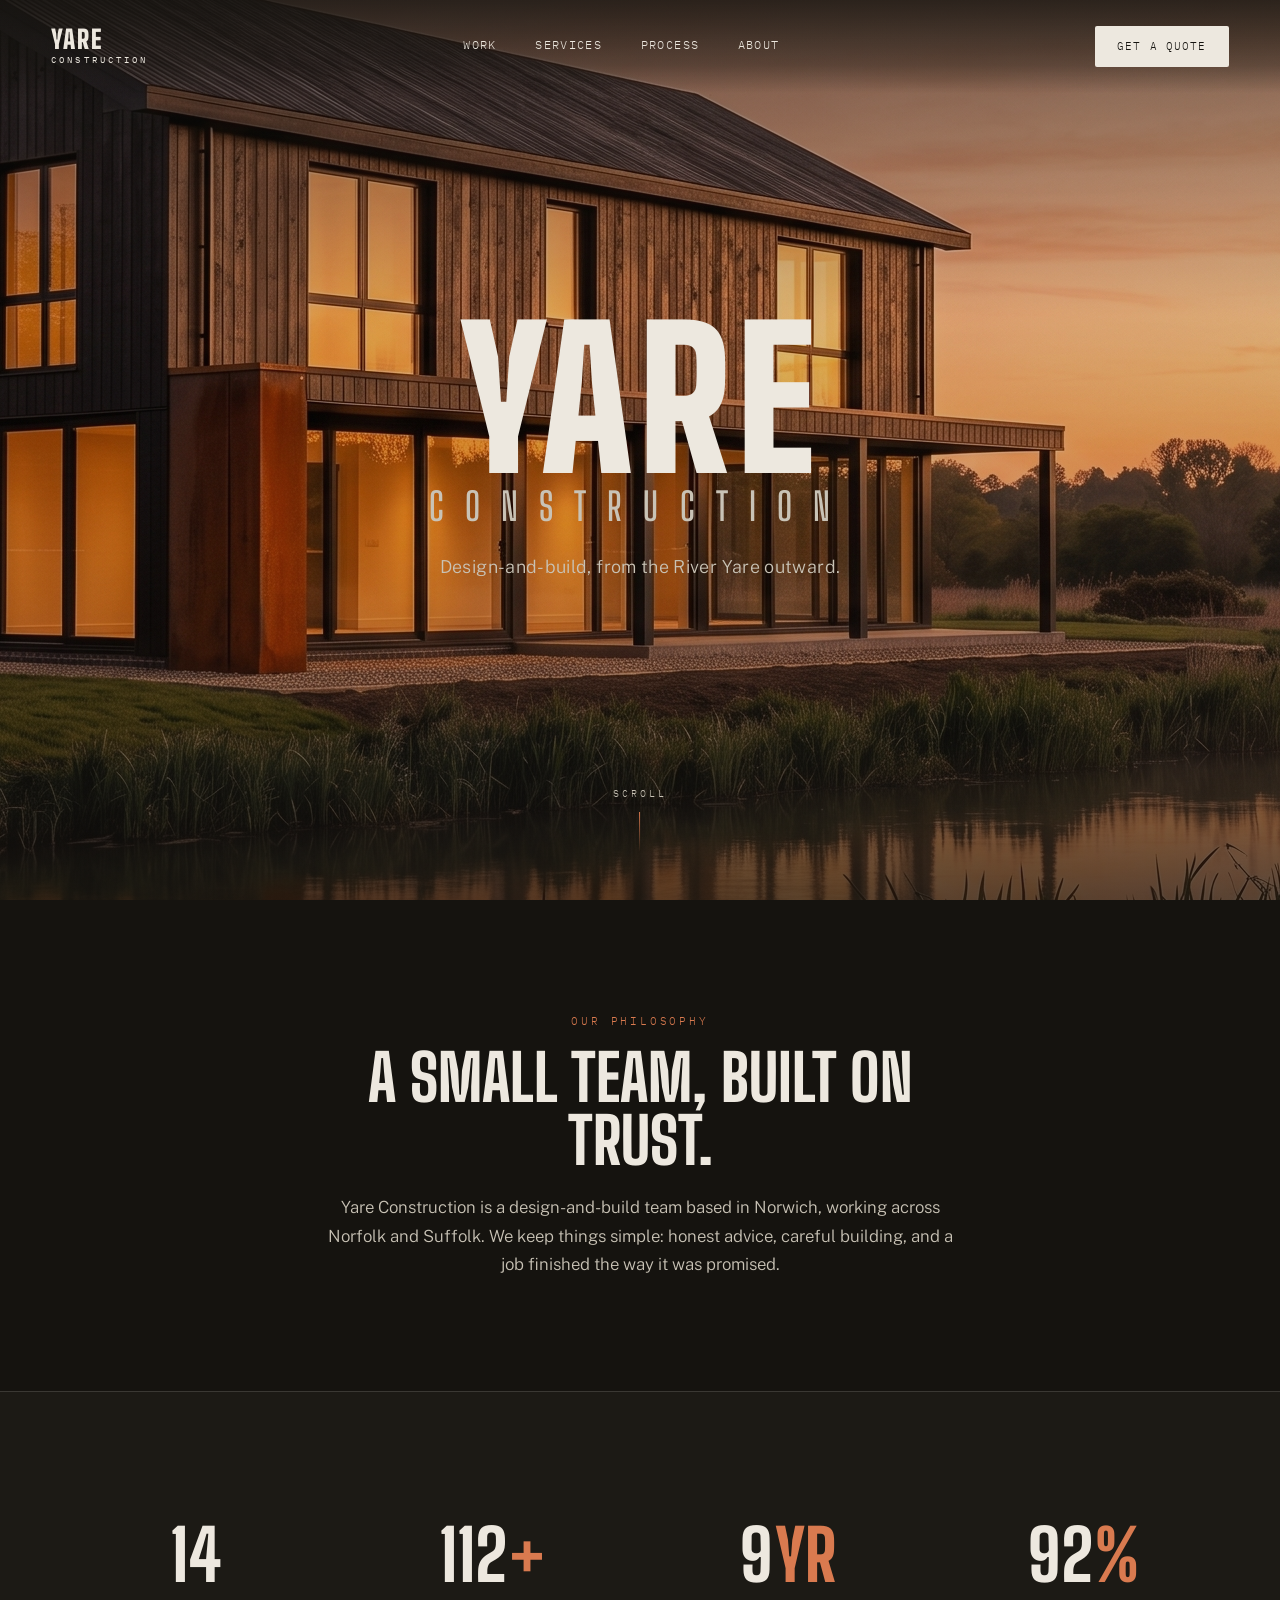
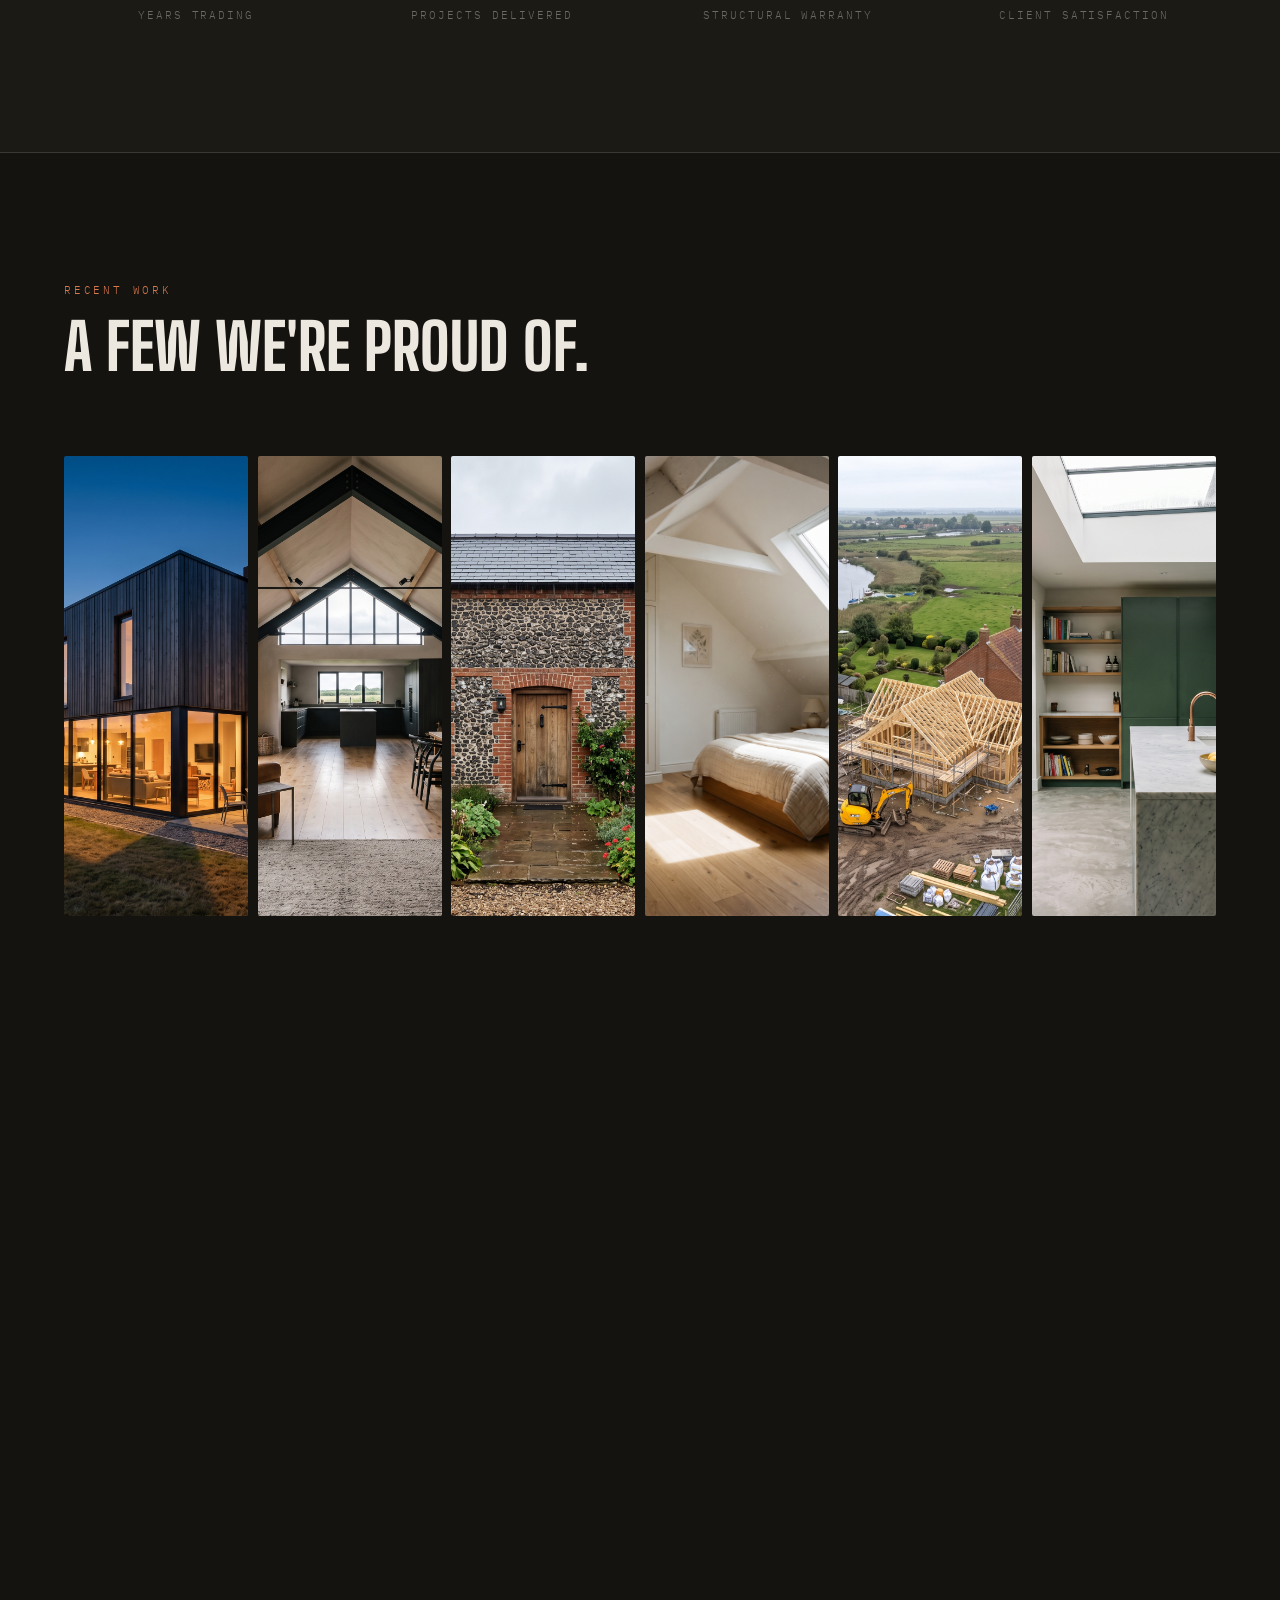
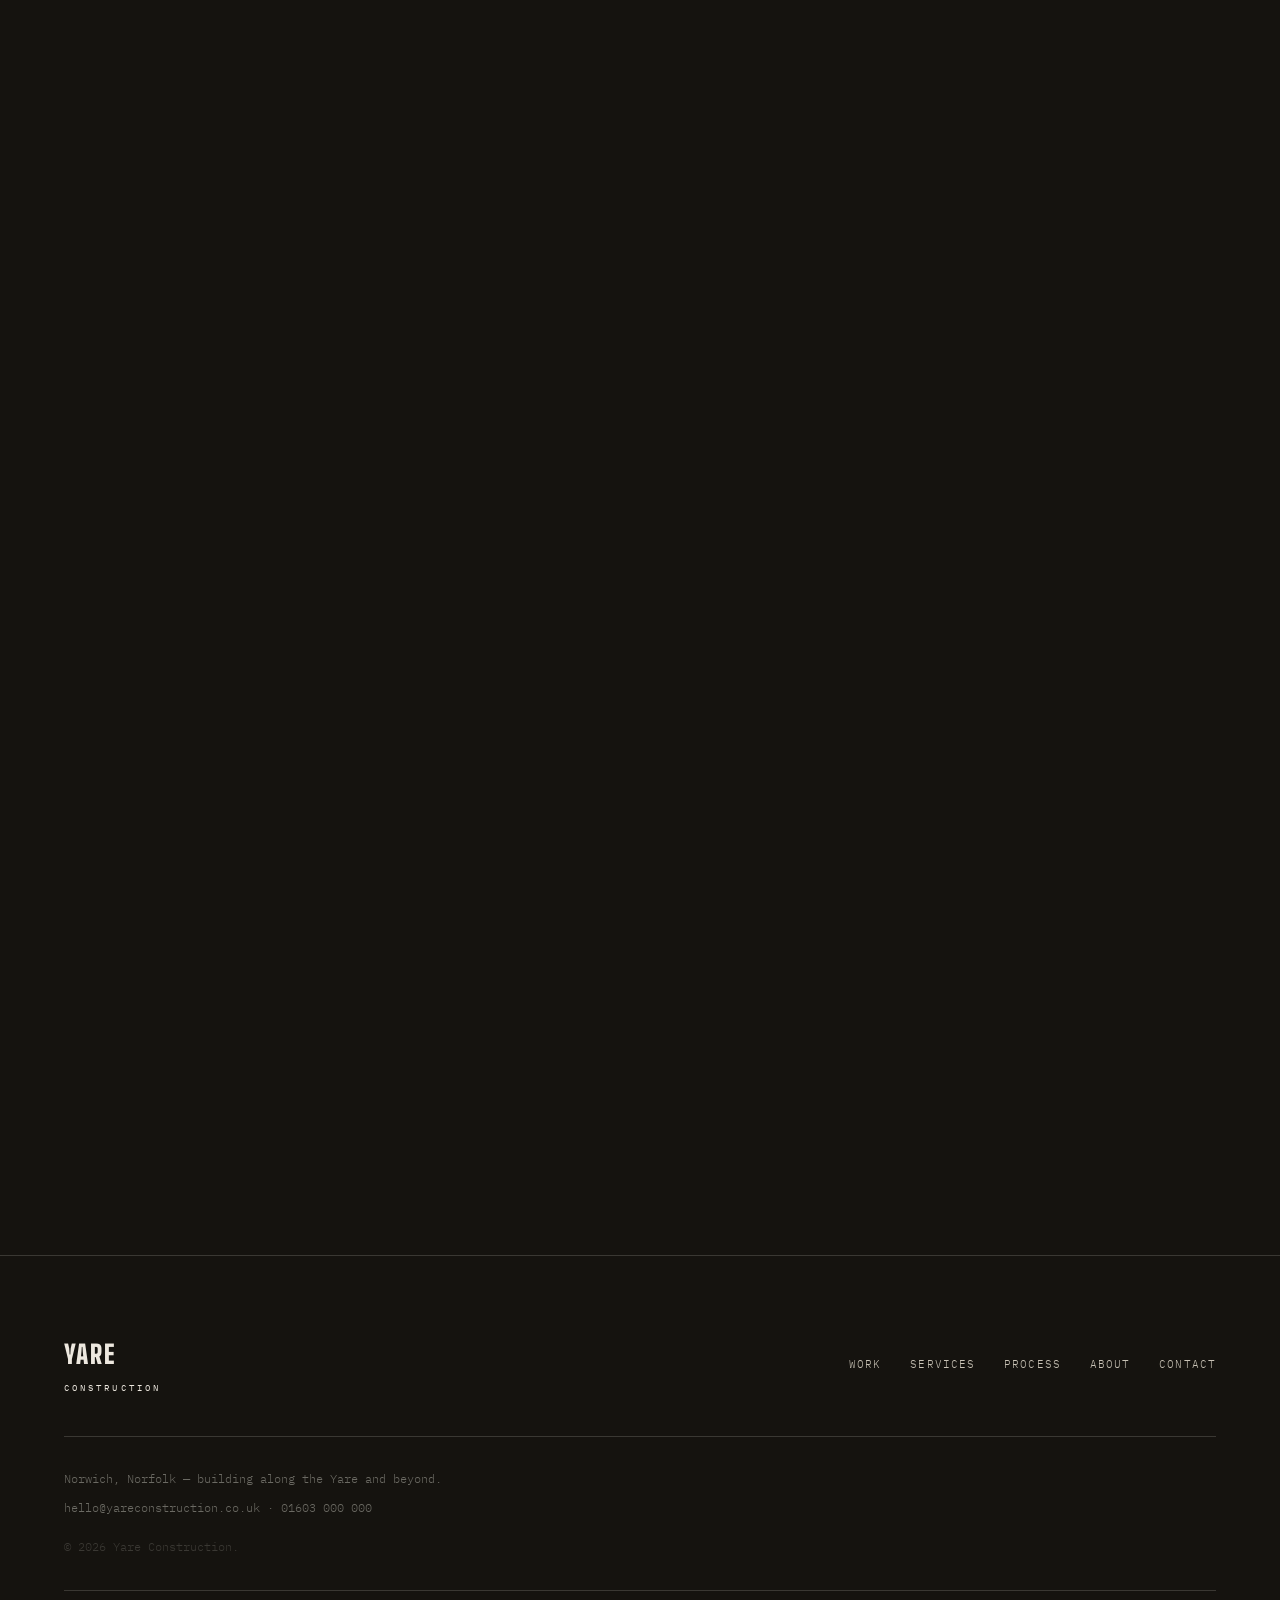
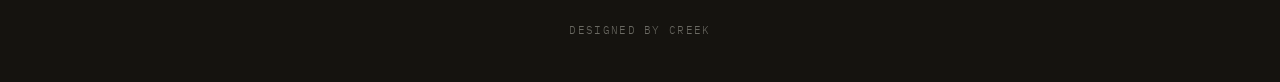
<file: index.html>
<!DOCTYPE html>
<html lang="en">
<head>
<meta charset="UTF-8">
<meta name="viewport" content="width=device-width, initial-scale=1.0">
<title>Yare Construction — Design &amp; Build, Norfolk &amp; Suffolk</title>
<meta name="description" content="Yare Construction is a design-and-build firm working across Norfolk and Suffolk — extensions, new builds, renovations and restorations.">
<link rel="preconnect" href="https://fonts.googleapis.com">
<link rel="preconnect" href="https://fonts.gstatic.com" crossorigin>
<link href="https://fonts.googleapis.com/css2?family=Big+Shoulders+Display:wght@600;700;800;900&family=Public+Sans:wght@300;400;500;600&family=IBM+Plex+Mono:wght@400;500&display=swap" rel="stylesheet">
<link rel="stylesheet" href="css/style.css">
</head>
<body>

<!-- ═══ HEADER ═══ -->
<header id="site-header">
  <a href="index.html" class="logo">
    <span class="logo-main">YARE</span>
    <span class="logo-sub">CONSTRUCTION</span>
  </a>
  <nav class="site-nav">
    <a href="index.html#work">Work</a>
    <a href="services.html">Services</a>
    <a href="process.html">Process</a>
    <a href="about.html">About</a>
  </nav>
  <a href="index.html#contact" class="btn-quote">Get a Quote</a>
  <button id="nav-toggle" aria-label="Menu"><span></span><span></span><span></span></button>
</header>
<div id="nav-backdrop"></div>

<!-- ═══ HERO (ambient looping video, no scroll-scrub) ═══ -->
<section id="top" class="hero-section">
  <video class="hero-video" autoplay muted loop playsinline poster="images/hero_end.jpg">
    <source src="images/hero_video.mp4" type="video/mp4">
  </video>
  <div class="hero-scrim"></div>
  <div class="hero-content">
    <h1 class="hero-title">
      <span class="hero-word">YARE</span>
      <span class="hero-word hero-word-sub">CONSTRUCTION</span>
    </h1>
    <p class="hero-tagline">Design-and-build, from the River Yare outward.</p>
  </div>
  <div class="hero-scroll-indicator">
    <span>SCROLL</span>
    <div class="scroll-line"></div>
  </div>
</section>

<!-- ═══ INTRO (static, single centred block) ═══ -->
<section class="intro-section">
  <div class="intro-content reveal-item">
    <div class="section-label-static">OUR PHILOSOPHY</div>
    <h2 class="big-heading">A small team, built on trust.</h2>
    <p>Yare Construction is a design-and-build team based in Norwich, working across Norfolk and Suffolk. We keep things simple: honest advice, careful building, and a job finished the way it was promised.</p>
  </div>
</section>

<main>

  <!-- STATS -->
  <section class="stats-static">
    <div class="stats-grid">
      <div class="stat reveal-item">
        <div class="stat-number" data-decimals="0">15</div>
        <div class="stat-label">Years Trading</div>
      </div>
      <div class="stat reveal-item">
        <div class="stat-number" data-decimals="0">120</div>
        <div class="stat-suffix">+</div>
        <div class="stat-label">Projects Delivered</div>
      </div>
      <div class="stat reveal-item">
        <div class="stat-number" data-decimals="0">10</div>
        <div class="stat-suffix">YR</div>
        <div class="stat-label">Structural Warranty</div>
      </div>
      <div class="stat reveal-item">
        <div class="stat-number" data-decimals="0">98</div>
        <div class="stat-suffix">%</div>
        <div class="stat-label">Client Satisfaction</div>
      </div>
    </div>
  </section>

  <!-- GALLERY -->
  <section id="work" class="gallery-section">
    <div class="gallery-head reveal-item">
      <div class="section-label-static">RECENT WORK</div>
      <h2 class="big-heading">A few we're proud of.</h2>
    </div>
    <div class="gallery-strip reveal-item">
      <figure class="gallery-strip-item">
        <img src="images/gallery_01_exterior_dusk.jpg" alt="Riverside extension exterior at dusk, Norfolk Broads">
        <figcaption>Riverside Extension &mdash; Norfolk Broads</figcaption>
      </figure>
      <figure class="gallery-strip-item">
        <img src="images/gallery_02_interior_vaulted.jpg" alt="Vaulted living space with exposed steel ridge beam">
        <figcaption>Vaulted Living Space &mdash; Barn-Style Extension</figcaption>
      </figure>
      <figure class="gallery-strip-item">
        <img src="images/gallery_03_flint_cottage.jpg" alt="Restored Norfolk flint and brick cottage exterior">
        <figcaption>Flint &amp; Brick Restoration &mdash; South Norfolk</figcaption>
      </figure>
      <figure class="gallery-strip-item">
        <img src="images/gallery_08_loft_conversion.jpg" alt="Finished loft conversion bedroom with roof window and exposed rafters">
        <figcaption>Loft Conversion &mdash; Norwich</figcaption>
      </figure>
      <figure class="gallery-strip-item">
        <img src="images/gallery_05_aerial_site.jpg" alt="Aerial view of a house extension under construction beside a river">
        <figcaption>Site Progress &mdash; Riverside New Build</figcaption>
      </figure>
      <figure class="gallery-strip-item">
        <img src="images/gallery_06_kitchen_extension.jpg" alt="Kitchen extension interior with glazed roof lantern">
        <figcaption>Kitchen Extension &mdash; Glazed Roof Lantern</figcaption>
      </figure>
    </div>
  </section>

  <!-- TESTIMONIALS -->
  <section class="testimonials-section">
    <div class="testimonials-head reveal-item">
      <div class="section-label-static">WHAT CLIENTS SAY</div>
      <h2 class="big-heading">Finished, and happy to say so.</h2>
    </div>

    <div class="testimonial-carousel reveal-item">
      <div class="testimonial-images" id="testimonial-images">
        <img
          class="testimonial-image"
          src="images/gallery_01_exterior_dusk.jpg"
          alt="Finished riverside extension, Norwich"
          data-quote="They treated the extension like it was their own house. Every question answered, no shortcuts."
          data-cite="Homeowner, Norwich"
          data-project="Riverside Extension">
        <img
          class="testimonial-image"
          src="images/gallery_06_kitchen_extension.jpg"
          alt="Finished kitchen extension, South Norfolk"
          data-quote="The frame went up in a week and the finish was better than we'd hoped for."
          data-cite="Client, South Norfolk"
          data-project="Kitchen Extension">
        <img
          class="testimonial-image"
          src="images/gallery_03_flint_cottage.jpg"
          alt="Finished flint cottage restoration, Loddon"
          data-quote="Design, planning, build — one number to call the whole way through."
          data-cite="Homeowner, Loddon"
          data-project="Flint &amp; Brick Restoration">
        <img
          class="testimonial-image"
          src="images/gallery_02_interior_vaulted.jpg"
          alt="Finished vaulted extension, Diss"
          data-quote="The vaulted extension gave us the open-plan space we'd been trying to fit in for years — better than the plans even showed."
          data-cite="Homeowner, Diss"
          data-project="Vaulted Living Space">
      </div>

      <div class="testimonial-content">
        <div class="testimonial-project" id="testimonial-project">Riverside Extension</div>
        <blockquote id="testimonial-quote"></blockquote>
        <cite id="testimonial-cite"></cite>
        <div class="testimonial-arrows">
          <button id="testimonial-prev" aria-label="Previous testimonial">&larr;</button>
          <button id="testimonial-next" aria-label="Next testimonial">&rarr;</button>
        </div>
      </div>
    </div>
  </section>

  <!-- CTA / CONTACT -->
  <section id="contact" class="cta-section">
    <div class="cta-head reveal-item">
      <div class="section-label-static">START YOUR PROJECT</div>
      <h2 class="big-heading">Tell us what you're planning.</h2>
      <p>Fill in a few details and we'll be in touch to talk through the next steps.</p>
    </div>
    <form id="quote-form" class="quote-form reveal-item">
      <div class="form-row">
        <label for="f-name">Name</label>
        <input type="text" id="f-name" name="name" required>
      </div>
      <div class="form-row form-row-half">
        <div>
          <label for="f-email">Email</label>
          <input type="email" id="f-email" name="email" required>
        </div>
        <div>
          <label for="f-phone">Phone</label>
          <input type="tel" id="f-phone" name="phone">
        </div>
      </div>
      <div class="form-row">
        <label for="f-type">Project Type</label>
        <select id="f-type" name="type">
          <option>Extension</option>
          <option>New Build</option>
          <option>Renovation</option>
          <option>Other</option>
        </select>
      </div>
      <div class="form-row">
        <label for="f-message">Tell us about the project</label>
        <textarea id="f-message" name="message" rows="4"></textarea>
      </div>
      <button type="submit" class="btn-submit">Send Enquiry</button>
      <div id="form-success" class="form-success" hidden>Thanks &mdash; we've got your details and we'll be in touch soon.</div>
    </form>
  </section>

  <!-- FOOTER -->
  <footer class="site-footer">
    <div class="footer-top">
      <div class="footer-logo">
        <span class="logo-main">YARE</span>
        <span class="logo-sub">CONSTRUCTION</span>
      </div>
      <nav class="footer-nav">
        <a href="index.html#work">Work</a>
        <a href="services.html">Services</a>
        <a href="process.html">Process</a>
        <a href="about.html">About</a>
        <a href="index.html#contact">Contact</a>
      </nav>
    </div>
    <div class="footer-bottom">
      <p>Norwich, Norfolk &mdash; building along the Yare and beyond.</p>
      <p>hello@yareconstruction.co.uk &middot; 01603 000 000</p>
      <p class="footer-copyright">&copy; 2026 Yare Construction.</p>
    </div>
    <div class="creek-credit">
      <a href="https://wearecreek.co.uk" target="_blank" rel="noopener">Designed by Creek</a>
    </div>
  </footer>

</main>

<script src="js/app.js"></script>
</body>
</html>
</file>
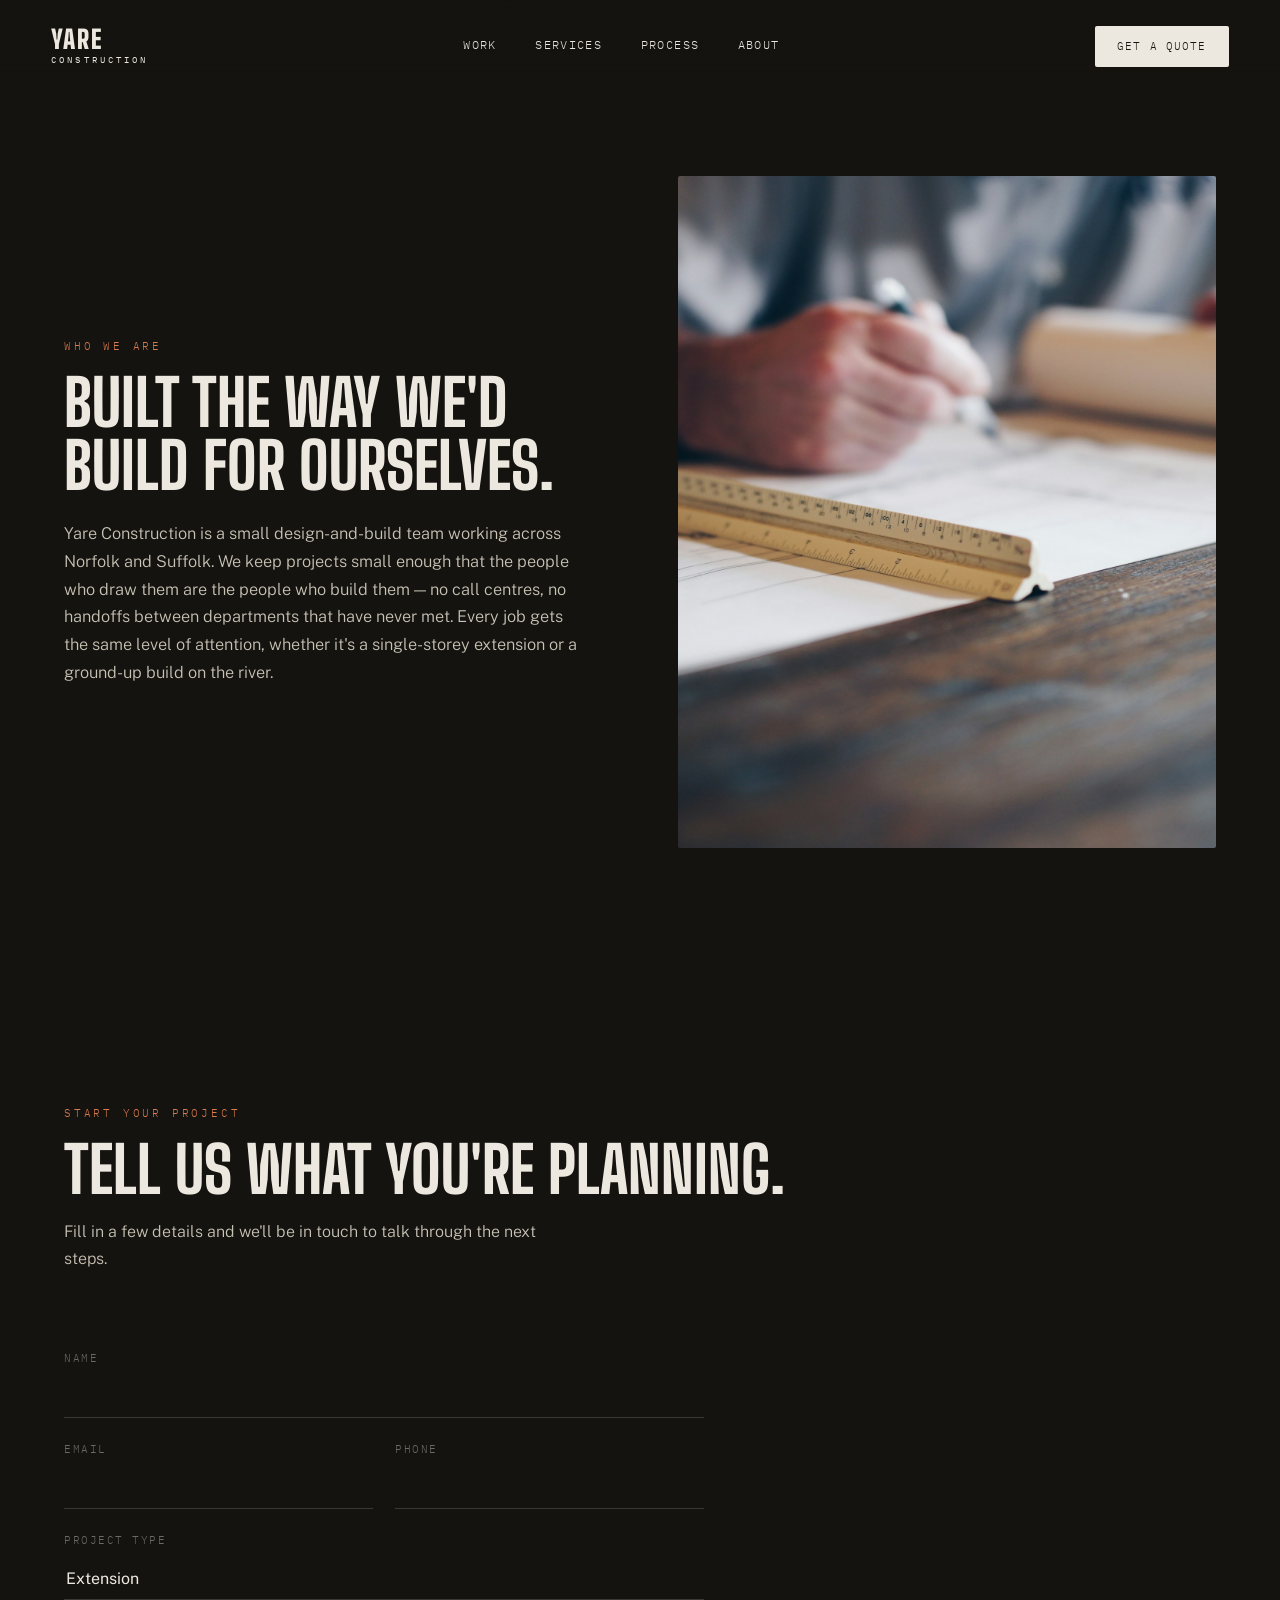
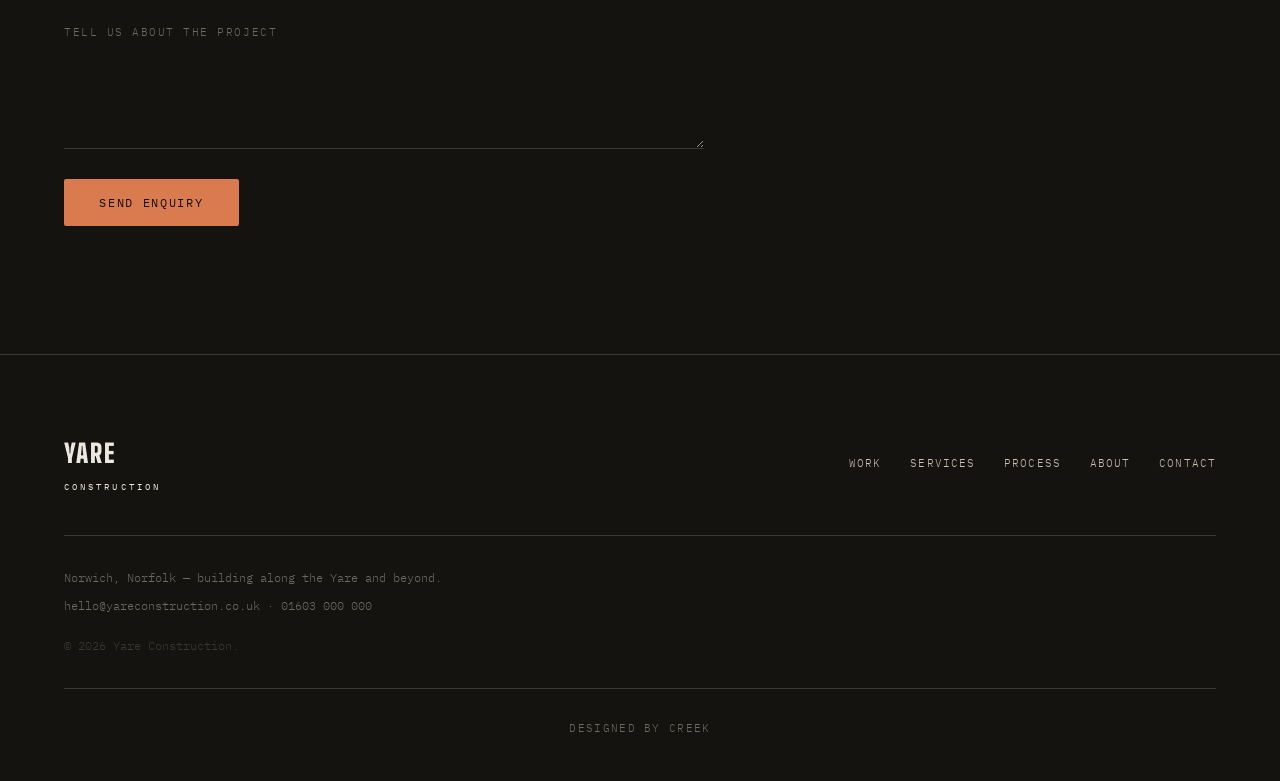
<file: about.html>
<!DOCTYPE html>
<html lang="en">
<head>
<meta charset="UTF-8">
<meta name="viewport" content="width=device-width, initial-scale=1.0">
<title>About — Yare Construction</title>
<meta name="description" content="Yare Construction is a small design-and-build team working across Norfolk and Suffolk.">
<link rel="preconnect" href="https://fonts.googleapis.com">
<link rel="preconnect" href="https://fonts.gstatic.com" crossorigin>
<link href="https://fonts.googleapis.com/css2?family=Big+Shoulders+Display:wght@600;700;800;900&family=Public+Sans:wght@300;400;500;600&family=IBM+Plex+Mono:wght@400;500&display=swap" rel="stylesheet">
<link rel="stylesheet" href="css/style.css">
</head>
<body>

<!-- ═══ HEADER ═══ -->
<header id="site-header">
  <a href="index.html" class="logo">
    <span class="logo-main">YARE</span>
    <span class="logo-sub">CONSTRUCTION</span>
  </a>
  <nav class="site-nav">
    <a href="index.html#work">Work</a>
    <a href="services.html">Services</a>
    <a href="process.html">Process</a>
    <a href="about.html">About</a>
  </nav>
  <a href="index.html#contact" class="btn-quote">Get a Quote</a>
  <button id="nav-toggle" aria-label="Menu"><span></span><span></span><span></span></button>
</header>
<div id="nav-backdrop"></div>

<main>

  <!-- ABOUT / CRAFT -->
  <section class="about-section page-first">
    <div class="about-copy reveal-item">
      <div class="section-label-static">WHO WE ARE</div>
      <h2 class="big-heading">Built the way we'd build for ourselves.</h2>
      <p>Yare Construction is a small design-and-build team working across Norfolk and Suffolk. We keep projects small enough that the people who draw them are the people who build them &mdash; no call centres, no handoffs between departments that have never met. Every job gets the same level of attention, whether it's a single-storey extension or a ground-up build on the river.</p>
    </div>
    <div class="about-image reveal-item">
      <img src="images/gallery_07_craft_detail.jpg" alt="Builder's hands marking up a blueprint on site">
    </div>
  </section>

  <!-- CTA / CONTACT -->
  <section id="contact" class="cta-section">
    <div class="cta-head reveal-item">
      <div class="section-label-static">START YOUR PROJECT</div>
      <h2 class="big-heading">Tell us what you're planning.</h2>
      <p>Fill in a few details and we'll be in touch to talk through the next steps.</p>
    </div>
    <form id="quote-form" class="quote-form reveal-item">
      <div class="form-row">
        <label for="f-name">Name</label>
        <input type="text" id="f-name" name="name" required>
      </div>
      <div class="form-row form-row-half">
        <div>
          <label for="f-email">Email</label>
          <input type="email" id="f-email" name="email" required>
        </div>
        <div>
          <label for="f-phone">Phone</label>
          <input type="tel" id="f-phone" name="phone">
        </div>
      </div>
      <div class="form-row">
        <label for="f-type">Project Type</label>
        <select id="f-type" name="type">
          <option>Extension</option>
          <option>New Build</option>
          <option>Renovation</option>
          <option>Other</option>
        </select>
      </div>
      <div class="form-row">
        <label for="f-message">Tell us about the project</label>
        <textarea id="f-message" name="message" rows="4"></textarea>
      </div>
      <button type="submit" class="btn-submit">Send Enquiry</button>
      <div id="form-success" class="form-success" hidden>Thanks &mdash; we've got your details and we'll be in touch soon.</div>
    </form>
  </section>

  <!-- FOOTER -->
  <footer class="site-footer">
    <div class="footer-top">
      <div class="footer-logo">
        <span class="logo-main">YARE</span>
        <span class="logo-sub">CONSTRUCTION</span>
      </div>
      <nav class="footer-nav">
        <a href="index.html#work">Work</a>
        <a href="services.html">Services</a>
        <a href="process.html">Process</a>
        <a href="about.html">About</a>
        <a href="index.html#contact">Contact</a>
      </nav>
    </div>
    <div class="footer-bottom">
      <p>Norwich, Norfolk &mdash; building along the Yare and beyond.</p>
      <p>hello@yareconstruction.co.uk &middot; 01603 000 000</p>
      <p class="footer-copyright">&copy; 2026 Yare Construction.</p>
    </div>
    <div class="creek-credit">
      <a href="https://wearecreek.co.uk" target="_blank" rel="noopener">Designed by Creek</a>
    </div>
  </footer>

</main>

<script src="js/app.js"></script>
</body>
</html>
</file>
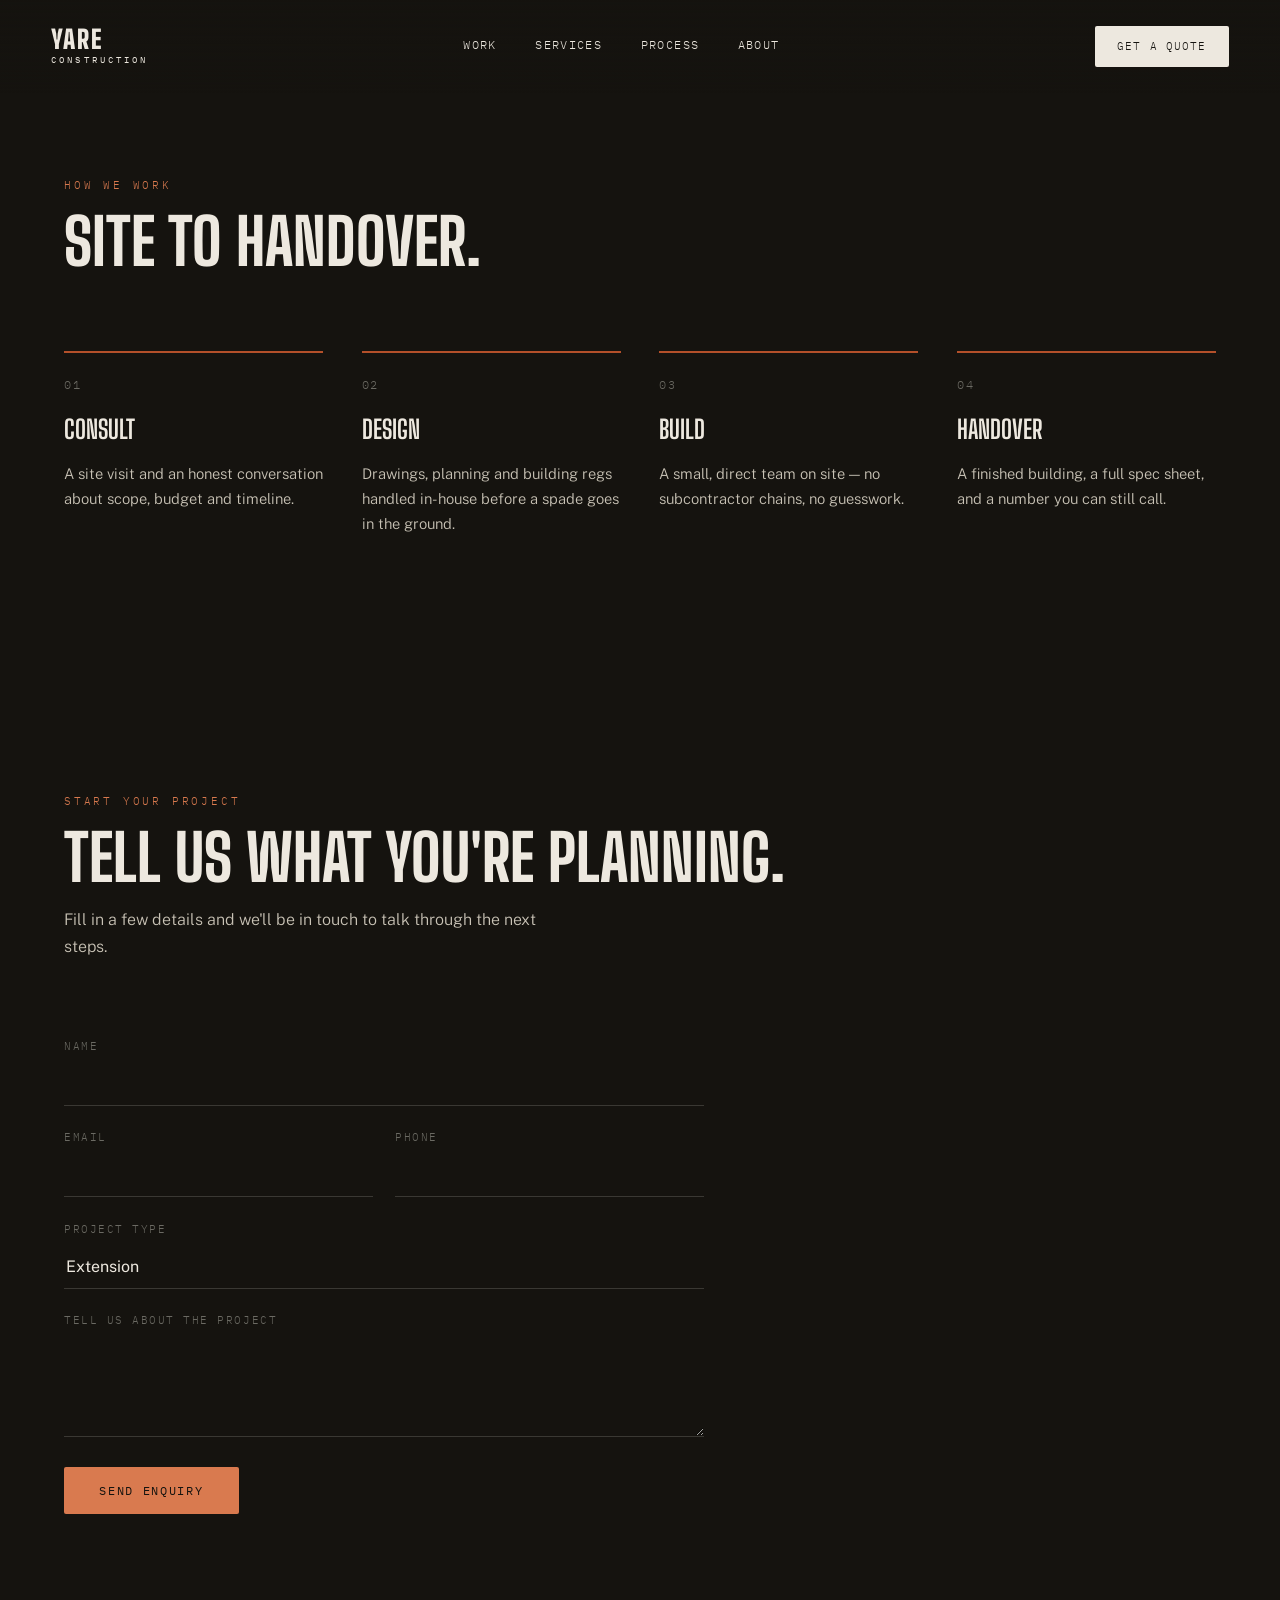
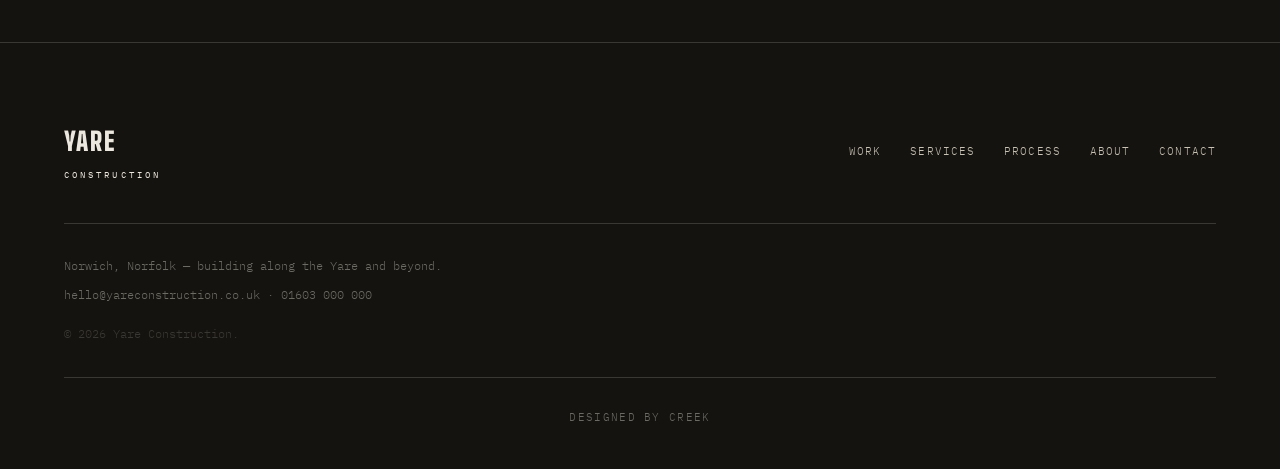
<file: process.html>
<!DOCTYPE html>
<html lang="en">
<head>
<meta charset="UTF-8">
<meta name="viewport" content="width=device-width, initial-scale=1.0">
<title>Process — Yare Construction</title>
<meta name="description" content="How Yare Construction works, from first site visit to handover — consult, design, build, hand over.">
<link rel="preconnect" href="https://fonts.googleapis.com">
<link rel="preconnect" href="https://fonts.gstatic.com" crossorigin>
<link href="https://fonts.googleapis.com/css2?family=Big+Shoulders+Display:wght@600;700;800;900&family=Public+Sans:wght@300;400;500;600&family=IBM+Plex+Mono:wght@400;500&display=swap" rel="stylesheet">
<link rel="stylesheet" href="css/style.css">
</head>
<body>

<!-- ═══ HEADER ═══ -->
<header id="site-header">
  <a href="index.html" class="logo">
    <span class="logo-main">YARE</span>
    <span class="logo-sub">CONSTRUCTION</span>
  </a>
  <nav class="site-nav">
    <a href="index.html#work">Work</a>
    <a href="services.html">Services</a>
    <a href="process.html">Process</a>
    <a href="about.html">About</a>
  </nav>
  <a href="index.html#contact" class="btn-quote">Get a Quote</a>
  <button id="nav-toggle" aria-label="Menu"><span></span><span></span><span></span></button>
</header>
<div id="nav-backdrop"></div>

<main>

  <!-- PROCESS -->
  <section class="process-section page-first">
    <div class="process-head reveal-item">
      <div class="section-label-static">HOW WE WORK</div>
      <h2 class="big-heading">Site to handover.</h2>
    </div>
    <div class="process-grid">
      <div class="process-step reveal-item">
        <div class="process-num">01</div>
        <h3>Consult</h3>
        <p>A site visit and an honest conversation about scope, budget and timeline.</p>
      </div>
      <div class="process-step reveal-item">
        <div class="process-num">02</div>
        <h3>Design</h3>
        <p>Drawings, planning and building regs handled in-house before a spade goes in the ground.</p>
      </div>
      <div class="process-step reveal-item">
        <div class="process-num">03</div>
        <h3>Build</h3>
        <p>A small, direct team on site &mdash; no subcontractor chains, no guesswork.</p>
      </div>
      <div class="process-step reveal-item">
        <div class="process-num">04</div>
        <h3>Handover</h3>
        <p>A finished building, a full spec sheet, and a number you can still call.</p>
      </div>
    </div>
  </section>

  <!-- CTA / CONTACT -->
  <section id="contact" class="cta-section">
    <div class="cta-head reveal-item">
      <div class="section-label-static">START YOUR PROJECT</div>
      <h2 class="big-heading">Tell us what you're planning.</h2>
      <p>Fill in a few details and we'll be in touch to talk through the next steps.</p>
    </div>
    <form id="quote-form" class="quote-form reveal-item">
      <div class="form-row">
        <label for="f-name">Name</label>
        <input type="text" id="f-name" name="name" required>
      </div>
      <div class="form-row form-row-half">
        <div>
          <label for="f-email">Email</label>
          <input type="email" id="f-email" name="email" required>
        </div>
        <div>
          <label for="f-phone">Phone</label>
          <input type="tel" id="f-phone" name="phone">
        </div>
      </div>
      <div class="form-row">
        <label for="f-type">Project Type</label>
        <select id="f-type" name="type">
          <option>Extension</option>
          <option>New Build</option>
          <option>Renovation</option>
          <option>Other</option>
        </select>
      </div>
      <div class="form-row">
        <label for="f-message">Tell us about the project</label>
        <textarea id="f-message" name="message" rows="4"></textarea>
      </div>
      <button type="submit" class="btn-submit">Send Enquiry</button>
      <div id="form-success" class="form-success" hidden>Thanks &mdash; we've got your details and we'll be in touch soon.</div>
    </form>
  </section>

  <!-- FOOTER -->
  <footer class="site-footer">
    <div class="footer-top">
      <div class="footer-logo">
        <span class="logo-main">YARE</span>
        <span class="logo-sub">CONSTRUCTION</span>
      </div>
      <nav class="footer-nav">
        <a href="index.html#work">Work</a>
        <a href="services.html">Services</a>
        <a href="process.html">Process</a>
        <a href="about.html">About</a>
        <a href="index.html#contact">Contact</a>
      </nav>
    </div>
    <div class="footer-bottom">
      <p>Norwich, Norfolk &mdash; building along the Yare and beyond.</p>
      <p>hello@yareconstruction.co.uk &middot; 01603 000 000</p>
      <p class="footer-copyright">&copy; 2026 Yare Construction.</p>
    </div>
    <div class="creek-credit">
      <a href="https://wearecreek.co.uk" target="_blank" rel="noopener">Designed by Creek</a>
    </div>
  </footer>

</main>

<script src="js/app.js"></script>
</body>
</html>
</file>
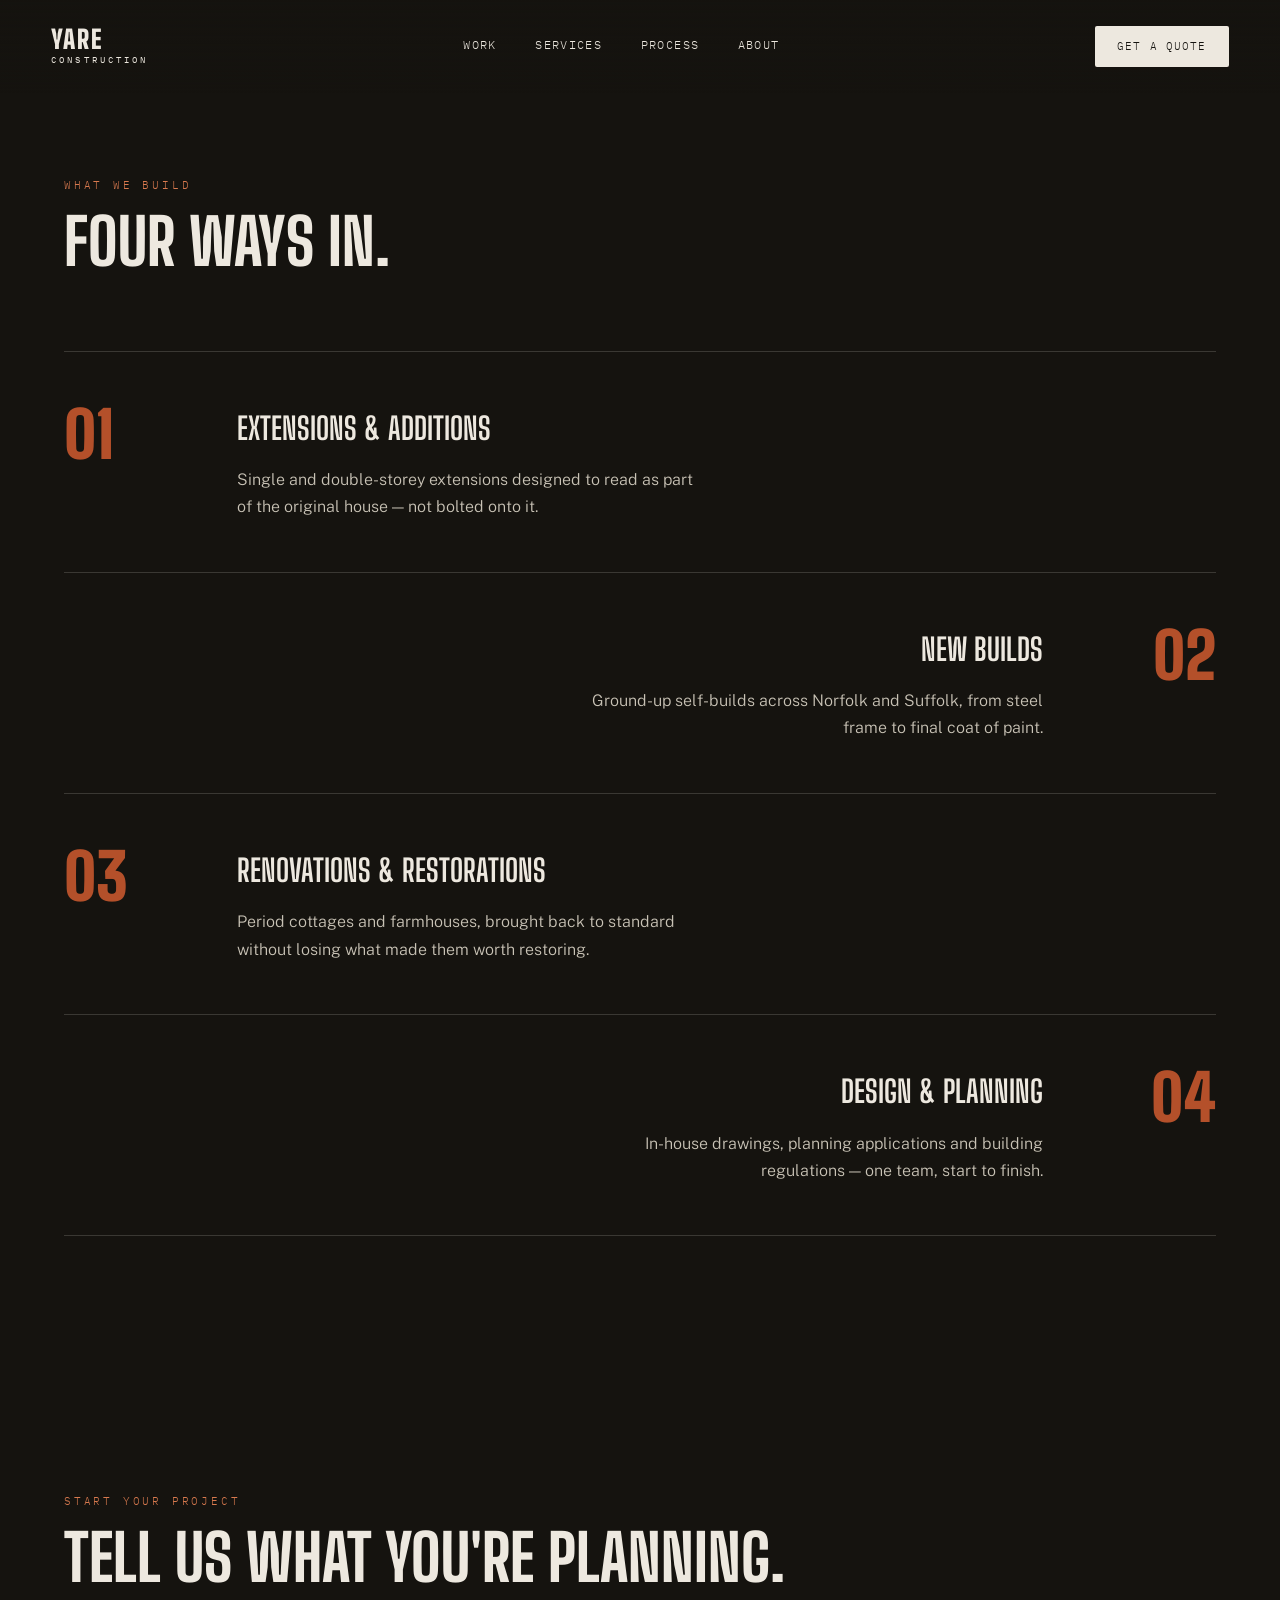
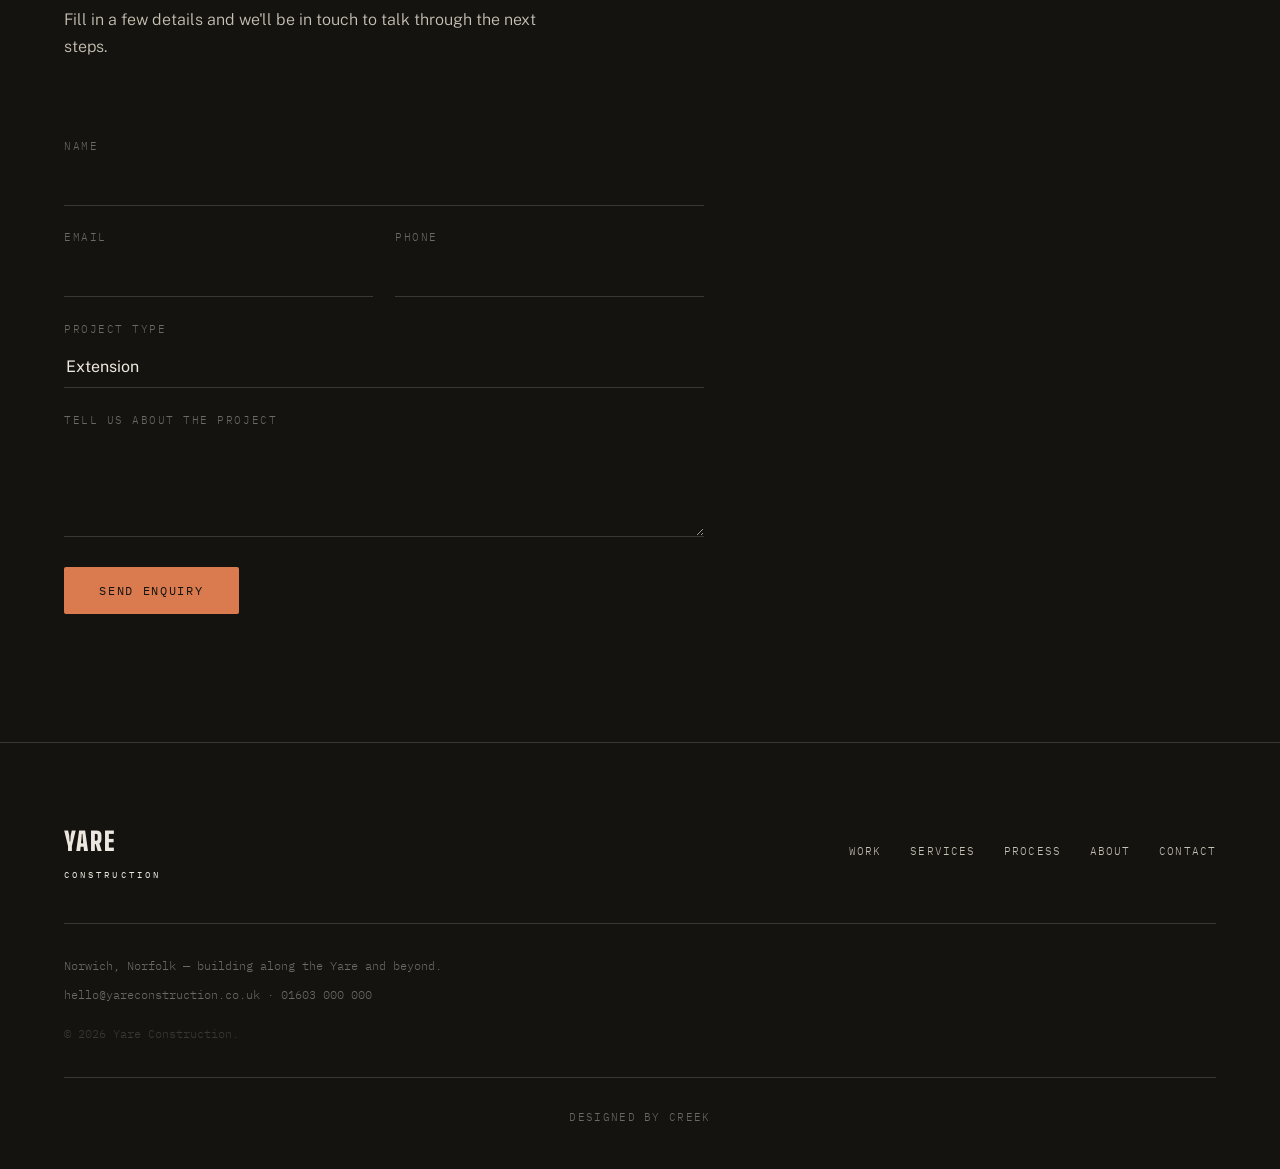
<file: services.html>
<!DOCTYPE html>
<html lang="en">
<head>
<meta charset="UTF-8">
<meta name="viewport" content="width=device-width, initial-scale=1.0">
<title>Services — Yare Construction</title>
<meta name="description" content="Extensions, new builds, renovations and in-house design &amp; planning — Yare Construction's design-and-build services across Norfolk and Suffolk.">
<link rel="preconnect" href="https://fonts.googleapis.com">
<link rel="preconnect" href="https://fonts.gstatic.com" crossorigin>
<link href="https://fonts.googleapis.com/css2?family=Big+Shoulders+Display:wght@600;700;800;900&family=Public+Sans:wght@300;400;500;600&family=IBM+Plex+Mono:wght@400;500&display=swap" rel="stylesheet">
<link rel="stylesheet" href="css/style.css">
</head>
<body>

<!-- ═══ HEADER ═══ -->
<header id="site-header">
  <a href="index.html" class="logo">
    <span class="logo-main">YARE</span>
    <span class="logo-sub">CONSTRUCTION</span>
  </a>
  <nav class="site-nav">
    <a href="index.html#work">Work</a>
    <a href="services.html">Services</a>
    <a href="process.html">Process</a>
    <a href="about.html">About</a>
  </nav>
  <a href="index.html#contact" class="btn-quote">Get a Quote</a>
  <button id="nav-toggle" aria-label="Menu"><span></span><span></span><span></span></button>
</header>
<div id="nav-backdrop"></div>

<main>

  <!-- SERVICES -->
  <section class="services-section page-first">
    <div class="services-head reveal-item">
      <div class="section-label-static">WHAT WE BUILD</div>
      <h2 class="big-heading">Four ways in.</h2>
    </div>

    <div class="service-row align-left reveal-item">
      <div class="service-num">01</div>
      <div class="service-copy">
        <h3>Extensions &amp; Additions</h3>
        <p>Single and double-storey extensions designed to read as part of the original house &mdash; not bolted onto it.</p>
      </div>
    </div>
    <div class="service-row align-right reveal-item">
      <div class="service-num">02</div>
      <div class="service-copy">
        <h3>New Builds</h3>
        <p>Ground-up self-builds across Norfolk and Suffolk, from steel frame to final coat of paint.</p>
      </div>
    </div>
    <div class="service-row align-left reveal-item">
      <div class="service-num">03</div>
      <div class="service-copy">
        <h3>Renovations &amp; Restorations</h3>
        <p>Period cottages and farmhouses, brought back to standard without losing what made them worth restoring.</p>
      </div>
    </div>
    <div class="service-row align-right reveal-item">
      <div class="service-num">04</div>
      <div class="service-copy">
        <h3>Design &amp; Planning</h3>
        <p>In-house drawings, planning applications and building regulations &mdash; one team, start to finish.</p>
      </div>
    </div>
  </section>

  <!-- CTA / CONTACT -->
  <section id="contact" class="cta-section">
    <div class="cta-head reveal-item">
      <div class="section-label-static">START YOUR PROJECT</div>
      <h2 class="big-heading">Tell us what you're planning.</h2>
      <p>Fill in a few details and we'll be in touch to talk through the next steps.</p>
    </div>
    <form id="quote-form" class="quote-form reveal-item">
      <div class="form-row">
        <label for="f-name">Name</label>
        <input type="text" id="f-name" name="name" required>
      </div>
      <div class="form-row form-row-half">
        <div>
          <label for="f-email">Email</label>
          <input type="email" id="f-email" name="email" required>
        </div>
        <div>
          <label for="f-phone">Phone</label>
          <input type="tel" id="f-phone" name="phone">
        </div>
      </div>
      <div class="form-row">
        <label for="f-type">Project Type</label>
        <select id="f-type" name="type">
          <option>Extension</option>
          <option>New Build</option>
          <option>Renovation</option>
          <option>Other</option>
        </select>
      </div>
      <div class="form-row">
        <label for="f-message">Tell us about the project</label>
        <textarea id="f-message" name="message" rows="4"></textarea>
      </div>
      <button type="submit" class="btn-submit">Send Enquiry</button>
      <div id="form-success" class="form-success" hidden>Thanks &mdash; we've got your details and we'll be in touch soon.</div>
    </form>
  </section>

  <!-- FOOTER -->
  <footer class="site-footer">
    <div class="footer-top">
      <div class="footer-logo">
        <span class="logo-main">YARE</span>
        <span class="logo-sub">CONSTRUCTION</span>
      </div>
      <nav class="footer-nav">
        <a href="index.html#work">Work</a>
        <a href="services.html">Services</a>
        <a href="process.html">Process</a>
        <a href="about.html">About</a>
        <a href="index.html#contact">Contact</a>
      </nav>
    </div>
    <div class="footer-bottom">
      <p>Norwich, Norfolk &mdash; building along the Yare and beyond.</p>
      <p>hello@yareconstruction.co.uk &middot; 01603 000 000</p>
      <p class="footer-copyright">&copy; 2026 Yare Construction.</p>
    </div>
    <div class="creek-credit">
      <a href="https://wearecreek.co.uk" target="_blank" rel="noopener">Designed by Creek</a>
    </div>
  </footer>

</main>

<script src="js/app.js"></script>
</body>
</html>
</file>
<file: css/style.css>
/* ═══════════════════════════════════════════════════════════════════
   YARE CONSTRUCTION — style.css
   Bold industrial: soot / corten / chalk / steel
═══════════════════════════════════════════════════════════════════ */

:root {
  --soot: #15130f;
  --soot-2: #1c1a15;
  --corten: #b4502a;
  --corten-light: #d97a4f;
  --chalk: #ede8df;
  --chalk-dim: #c9c3b6;
  --steel: #6b6a63;
  --steel-dark: #3a3833;

  --font-display: 'Big Shoulders Display', sans-serif;
  --font-body: 'Public Sans', sans-serif;
  --font-mono: 'IBM Plex Mono', monospace;
}

* { margin: 0; padding: 0; box-sizing: border-box; }

html { scroll-behavior: smooth; }
@media (prefers-reduced-motion: reduce) {
  html { scroll-behavior: auto; }
}

body {
  background: var(--soot);
  color: var(--chalk);
  font-family: var(--font-body);
  font-weight: 300;
  line-height: 1.7;
  overflow-x: hidden;
  -webkit-font-smoothing: antialiased;
}

a { color: inherit; text-decoration: none; }
ul { list-style: none; }
img { display: block; max-width: 100%; }

::selection { background: var(--corten); color: var(--chalk); }

/* ─── Header ──────────────────────────────────────────────────────── */
#site-header {
  position: fixed; top: 0; left: 0; right: 0; z-index: 100;
  display: flex; align-items: center; justify-content: space-between;
  padding: 1.6rem clamp(1.5rem, 4vw, 3.5rem);
  background: linear-gradient(180deg, rgba(21,19,15,0.75) 0%, rgba(21,19,15,0.35) 70%, transparent 100%);
}
.logo { display: flex; flex-direction: column; line-height: 0.9; }
.logo-main {
  font-family: var(--font-display); font-weight: 900;
  font-size: 1.6rem; letter-spacing: 0.08em; color: var(--chalk);
}
.logo-sub {
  font-family: var(--font-mono); font-weight: 400;
  font-size: 0.55rem; letter-spacing: 0.35em; color: var(--chalk);
  margin-top: 0.3rem;
}
.site-nav { display: flex; gap: 2.4rem; }
.site-nav a {
  font-family: var(--font-mono); font-size: 0.72rem;
  letter-spacing: 0.12em; text-transform: uppercase; color: var(--chalk);
  position: relative; padding-bottom: 4px;
}
.site-nav a::after {
  content: ''; position: absolute; left: 0; bottom: 0; width: 0; height: 1px;
  background: var(--corten-light); transition: width 0.3s ease;
}
.site-nav a:hover::after { width: 100%; }
.btn-quote {
  font-family: var(--font-mono); font-size: 0.7rem; letter-spacing: 0.1em;
  text-transform: uppercase; color: var(--soot); background: var(--chalk);
  padding: 0.7rem 1.4rem; border-radius: 2px; transition: background 0.3s ease;
}
.btn-quote:hover { background: var(--corten-light); }
#nav-toggle { display: none; }
#nav-backdrop { display: none; }

/* ─── Hero (ambient looping video, normal flow) ────────────────────── */
.hero-section {
  position: relative; height: 100vh; min-height: 560px; overflow: hidden;
  display: flex; flex-direction: column; align-items: center; justify-content: center;
  text-align: center; background: var(--soot);
}
.hero-video {
  position: absolute; top: 50%; left: 50%; min-width: 100%; min-height: 100%;
  width: auto; height: auto; transform: translate(-50%, -50%); object-fit: cover;
  z-index: 1;
}
.hero-scrim {
  position: absolute; inset: 0; z-index: 2;
  background: linear-gradient(180deg, rgba(21,19,15,0.55) 0%, rgba(21,19,15,0.15) 35%, rgba(21,19,15,0.2) 70%, rgba(21,19,15,0.7) 100%);
}
.hero-content { position: relative; z-index: 3; display: flex; flex-direction: column; align-items: center; }
.hero-title { display: flex; flex-direction: column; align-items: center; }
.hero-word {
  font-family: var(--font-display); font-weight: 900; text-transform: uppercase;
  font-size: clamp(5rem, 15vw, 13rem); line-height: 0.85; letter-spacing: 0.03em;
  color: var(--chalk); opacity: 0; transform: translateY(40px);
  animation: heroWordIn 1.1s cubic-bezier(0.16,1,0.3,1) 0.2s forwards;
}
.hero-word-sub {
  font-size: clamp(1.2rem, 3.2vw, 2.4rem); letter-spacing: 0.55em; font-weight: 600;
  margin-top: 0.6rem; color: var(--chalk-dim);
  animation-delay: 0.4s;
}
.hero-tagline {
  font-family: var(--font-body); font-weight: 300; font-size: clamp(1rem, 1.4vw, 1.25rem);
  color: var(--chalk-dim); margin-top: 1.8rem; opacity: 0; letter-spacing: 0.02em;
  animation: heroFadeIn 0.9s ease 0.7s forwards;
}
.hero-scroll-indicator {
  position: absolute; bottom: 3rem; left: 50%; transform: translateX(-50%); z-index: 3;
  display: flex; flex-direction: column; align-items: center;
  gap: 0.6rem; opacity: 0; animation: heroFadeIn 0.8s ease 1s forwards;
}
.hero-scroll-indicator span {
  font-family: var(--font-mono); font-size: 0.62rem; letter-spacing: 0.3em; color: var(--chalk-dim);
}
.scroll-line { width: 1px; height: 40px; background: linear-gradient(180deg, var(--corten-light), transparent); }

@keyframes heroWordIn { to { opacity: 1; transform: translateY(0); } }
@keyframes heroFadeIn { to { opacity: 1; } }

@media (prefers-reduced-motion: reduce) {
  .hero-word, .hero-tagline, .hero-scroll-indicator { animation: none; opacity: 1; transform: none; }
}

/* ─── Intro (static, single centred block) ─────────────────────────── */
.intro-section {
  text-align: center;
  padding: clamp(4rem, 9vw, 7rem) clamp(1.5rem, 5vw, 5rem);
}
.intro-content { max-width: 640px; margin: 0 auto; }
.intro-content .big-heading { margin: 1rem 0 1.3rem; }
.intro-content p { color: var(--chalk-dim); font-size: 1.05rem; }

.section-label-static {
  font-family: var(--font-mono); font-size: 0.7rem; letter-spacing: 0.25em;
  color: var(--corten-light); text-transform: uppercase; margin-bottom: 1rem;
}
.big-heading {
  font-family: var(--font-display); font-weight: 800; text-transform: uppercase;
  font-size: clamp(2.4rem, 5vw, 4.6rem); line-height: 0.98; color: var(--chalk);
}

.reveal-item { opacity: 0; transform: translateY(36px); transition: opacity 0.8s ease, transform 0.8s ease; }
.reveal-item.revealed { opacity: 1; transform: translateY(0); }

/* ─── Stats ───────────────────────────────────────────────────────── */
.stats-static {
  padding: clamp(5rem, 10vw, 8rem) clamp(1.5rem, 5vw, 5rem);
  background: var(--soot-2);
  border-top: 1px solid var(--steel-dark);
  border-bottom: 1px solid var(--steel-dark);
}
.stats-grid {
  display: grid; grid-template-columns: repeat(4, 1fr); gap: 2rem;
  max-width: 1400px; margin: 0 auto; text-align: center;
}
.stat { display: flex; flex-wrap: wrap; justify-content: center; align-items: baseline; gap: 0.15em; position: relative; }
.stat-number, .stat-prefix, .stat-suffix {
  font-family: var(--font-display); font-weight: 800; font-size: clamp(3rem, 5.5vw, 5.5rem);
  color: var(--chalk); line-height: 1;
}
.stat-suffix, .stat-prefix { color: var(--corten-light); }
.stat-label {
  width: 100%; font-family: var(--font-mono); font-size: 0.68rem; letter-spacing: 0.18em;
  text-transform: uppercase; color: var(--steel); margin-top: 0.8rem;
}

/* ─── Services ────────────────────────────────────────────────────── */
.services-section, .process-section, .gallery-section, .about-section, .testimonials-section, .cta-section {
  padding: clamp(5rem, 10vw, 9rem) clamp(1.5rem, 5vw, 5rem);
  max-width: 1400px; margin: 0 auto;
}
.services-head, .process-head, .gallery-head, .testimonials-head, .cta-head { margin-bottom: clamp(3rem, 6vw, 5rem); }

/* First section on a standalone page — clears the fixed header */
.page-first { padding-top: clamp(8rem, 16vw, 11rem); }

.service-row {
  display: flex; gap: clamp(2rem, 6vw, 6rem); align-items: flex-start;
  padding: clamp(2.2rem, 4vw, 3.2rem) 0; border-top: 1px solid var(--steel-dark);
}
.service-row:last-child { border-bottom: 1px solid var(--steel-dark); }
.service-row.align-right { flex-direction: row-reverse; text-align: right; }
.service-num {
  font-family: var(--font-display); font-weight: 900; font-size: clamp(2.5rem, 5vw, 4.5rem);
  color: var(--corten); line-height: 1; flex-shrink: 0; width: 6rem;
}
.service-row.align-right .service-num { text-align: right; }
.service-copy { max-width: 46ch; }
.service-copy h3 {
  font-family: var(--font-display); font-weight: 700; text-transform: uppercase;
  font-size: clamp(1.5rem, 2.4vw, 2.2rem); color: var(--chalk); margin-bottom: 0.7rem;
}
.service-copy p { color: var(--chalk-dim); font-size: 1rem; }

/* ─── Process ─────────────────────────────────────────────────────── */
.process-grid { display: grid; grid-template-columns: repeat(4, 1fr); gap: clamp(1.5rem, 3vw, 2.5rem); }
.process-step { border-top: 2px solid var(--corten); padding-top: 1.4rem; }
.process-num { font-family: var(--font-mono); font-size: 0.75rem; color: var(--steel); letter-spacing: 0.15em; margin-bottom: 0.8rem; }
.process-step h3 {
  font-family: var(--font-display); font-weight: 700; text-transform: uppercase;
  font-size: clamp(1.3rem, 2vw, 1.7rem); color: var(--chalk); margin-bottom: 0.6rem;
}
.process-step p { color: var(--chalk-dim); font-size: 0.92rem; }

/* ─── Gallery (hover-expand strip) ────────────────────────────────── */
.gallery-strip {
  display: flex; align-items: stretch; gap: 0.6rem;
  height: clamp(320px, 42vw, 460px); width: 100%; margin-top: 1rem;
}
.gallery-strip-item {
  position: relative; flex: 1 1 0%; min-width: 0;
  overflow: hidden; border-radius: 2px;
  transition: flex-grow 0.6s cubic-bezier(0.16,1,0.3,1);
}
.gallery-strip-item:hover { flex-grow: 4; }
.gallery-strip-item img { width: 100%; height: 100%; object-fit: cover; }
.gallery-strip-item::after {
  content: ''; position: absolute; inset: 0;
  background: linear-gradient(0deg, rgba(21,19,15,0.92) 0%, rgba(21,19,15,0.15) 40%, transparent 65%);
  opacity: 0; transition: opacity 0.4s ease;
}
.gallery-strip-item:hover::after { opacity: 1; }
.gallery-strip-item figcaption {
  position: absolute; left: 1.2rem; right: 1.2rem; bottom: 1.1rem; z-index: 1;
  font-family: var(--font-mono); font-size: 0.7rem; letter-spacing: 0.05em; color: var(--chalk);
  opacity: 0; transform: translateY(10px); white-space: nowrap; overflow: hidden; text-overflow: ellipsis;
  transition: opacity 0.4s ease, transform 0.4s ease;
}
.gallery-strip-item:hover figcaption { opacity: 1; transform: translateY(0); }
@media (prefers-reduced-motion: reduce) {
  .gallery-strip-item, .gallery-strip-item::after, .gallery-strip-item figcaption { transition: none; }
}

/* ─── About / Craft ───────────────────────────────────────────────── */
.about-section { display: flex; gap: clamp(2rem, 6vw, 5rem); align-items: center; }
.about-copy { flex: 1; }
.about-copy p { color: var(--chalk-dim); font-size: 1.02rem; margin-top: 1.4rem; max-width: 52ch; }
.about-image { flex: 1; aspect-ratio: 4/5; overflow: hidden; border-radius: 2px; }
.about-image img { width: 100%; height: 100%; object-fit: cover; }

/* ─── Testimonials (circular carousel) ─────────────────────────────── */
.testimonial-carousel {
  display: grid; grid-template-columns: 1fr 1fr; gap: clamp(2rem, 6vw, 5rem);
  align-items: center;
}
.testimonial-images {
  position: relative; aspect-ratio: 4/3; perspective: 1200px;
  touch-action: pan-y;
}
.testimonial-image {
  position: absolute; inset: 0; width: 100%; height: 100%;
  object-fit: cover; border-radius: 2px; box-shadow: 0 20px 50px rgba(0,0,0,0.4);
  opacity: 0; pointer-events: none;
  transition: transform 0.7s cubic-bezier(.4,1.4,.4,1), opacity 0.5s ease;
}
.testimonial-image.is-active { z-index: 3; opacity: 1; pointer-events: auto; transform: translate(0,0) scale(1) rotateY(0deg); }
.testimonial-image.is-prev   { z-index: 2; opacity: 1; transform: translate(-16%,-8%) scale(0.82) rotateY(14deg); }
.testimonial-image.is-next   { z-index: 2; opacity: 1; transform: translate(16%,-8%) scale(0.82) rotateY(-14deg); }

.testimonial-content { display: flex; flex-direction: column; }
.testimonial-project {
  font-family: var(--font-mono); font-size: 0.68rem; letter-spacing: 0.18em;
  text-transform: uppercase; color: var(--corten-light); margin-bottom: 1rem;
}
#testimonial-quote {
  font-size: clamp(1.15rem, 1.6vw, 1.4rem); color: var(--chalk); line-height: 1.6;
  font-style: italic; transition: opacity 0.3s ease; min-height: 6.5rem;
}
#testimonial-quote::before { content: '\201C'; }
#testimonial-quote::after { content: '\201D'; }
#testimonial-cite {
  display: block; margin-top: 1.2rem; font-family: var(--font-mono); font-style: normal;
  font-size: 0.7rem; letter-spacing: 0.12em; text-transform: uppercase; color: var(--steel);
  transition: opacity 0.3s ease;
}
.testimonial-content.is-fading #testimonial-quote,
.testimonial-content.is-fading #testimonial-cite { opacity: 0; }

.testimonial-arrows { display: flex; gap: 1rem; margin-top: 2.5rem; }
.testimonial-arrows button {
  width: 2.8rem; height: 2.8rem; border-radius: 50%; border: 1px solid var(--steel-dark);
  background: transparent; color: var(--chalk); font-size: 1.1rem; cursor: pointer;
  display: flex; align-items: center; justify-content: center;
  transition: background 0.3s ease, border-color 0.3s ease;
}
.testimonial-arrows button:hover { background: var(--corten); border-color: var(--corten); }

/* ─── CTA / Contact form ──────────────────────────────────────────── */
.cta-head p { color: var(--chalk-dim); margin-top: 1rem; max-width: 48ch; }
.quote-form { max-width: 640px; display: flex; flex-direction: column; gap: 1.4rem; }
.form-row { display: flex; flex-direction: column; gap: 0.5rem; }
.form-row-half { flex-direction: row; gap: 1.4rem; }
.form-row-half > div { flex: 1; display: flex; flex-direction: column; gap: 0.5rem; }
.quote-form label {
  font-family: var(--font-mono); font-size: 0.68rem; letter-spacing: 0.14em;
  text-transform: uppercase; color: var(--steel);
}
.quote-form input, .quote-form select, .quote-form textarea {
  background: transparent; border: none; border-bottom: 1px solid var(--steel-dark);
  color: var(--chalk); font-family: var(--font-body); font-size: 1rem; padding: 0.7rem 0.1rem;
  transition: border-color 0.3s ease;
}
.quote-form input:focus, .quote-form select:focus, .quote-form textarea:focus {
  outline: none; border-color: var(--corten);
}
.quote-form select { appearance: none; -webkit-appearance: none; }
.quote-form select option { background: var(--soot); color: var(--chalk); }
.btn-submit {
  align-self: flex-start; margin-top: 0.5rem;
  font-family: var(--font-mono); font-size: 0.75rem; letter-spacing: 0.14em; text-transform: uppercase;
  color: var(--soot); background: var(--corten-light); border: none; padding: 1rem 2.2rem;
  border-radius: 2px; cursor: pointer; transition: background 0.3s ease;
}
.btn-submit:hover { background: var(--chalk); }
.form-success {
  font-family: var(--font-mono); font-size: 0.85rem; color: var(--corten-light); margin-top: 0.5rem;
}

/* ─── Footer ──────────────────────────────────────────────────────── */
.site-footer {
  padding: clamp(3rem, 6vw, 5rem) clamp(1.5rem, 5vw, 5rem) 2.5rem;
  border-top: 1px solid var(--steel-dark);
}
.footer-top {
  display: flex; justify-content: space-between; align-items: center; flex-wrap: wrap; gap: 1.5rem;
  padding-bottom: 2.5rem; margin-bottom: 2rem; border-bottom: 1px solid var(--steel-dark);
}
.footer-logo { display: flex; flex-direction: column; }
.footer-nav { display: flex; gap: 1.8rem; flex-wrap: wrap; }
.footer-nav a {
  font-family: var(--font-mono); font-size: 0.7rem; letter-spacing: 0.1em;
  text-transform: uppercase; color: var(--chalk-dim);
}
.footer-nav a:hover { color: var(--corten-light); }
.footer-bottom p {
  font-family: var(--font-mono); font-size: 0.75rem; color: var(--steel); margin-bottom: 0.5rem;
}
.footer-copyright { margin-top: 1.2rem; color: var(--steel-dark) !important; }

.creek-credit {
  text-align: center; margin-top: 2rem; padding-top: 1.5rem;
  border-top: 1px solid var(--steel-dark);
}
.creek-credit a {
  font-family: var(--font-mono); font-size: 0.68rem; letter-spacing: 0.12em;
  text-transform: uppercase; color: var(--steel);
  transition: color 0.3s ease;
}
.creek-credit a:hover { color: var(--corten-light); }

/* ═══════════════════════════════════════════════════════════════════
   RESPONSIVE
═══════════════════════════════════════════════════════════════════ */
@media (max-width: 900px) {
  .site-nav {
    position: fixed; top: 0; right: -100%; width: 70%; height: 100vh;
    flex-direction: column; justify-content: center; align-items: flex-start;
    gap: 2rem; padding: 2rem clamp(1.5rem, 5vw, 3rem); background: var(--soot);
    transition: right 0.4s ease; z-index: 99;
  }
  .site-nav.nav-open { right: 0; }
  #nav-backdrop {
    display: none; position: fixed; inset: 0; z-index: 98;
    background: rgba(21,19,15,0.6);
  }
  #nav-backdrop.show { display: block; }
  .site-nav a { font-size: 1.1rem; }
  #nav-toggle {
    display: flex; flex-direction: column; gap: 5px; background: none; border: none;
    cursor: pointer; z-index: 101; position: relative;
  }
  #nav-toggle span { width: 22px; height: 2px; background: var(--chalk); transition: transform 0.3s ease, opacity 0.3s ease; }
  #nav-toggle.open span:nth-child(1) { transform: translateY(7px) rotate(45deg); }
  #nav-toggle.open span:nth-child(2) { opacity: 0; }
  #nav-toggle.open span:nth-child(3) { transform: translateY(-7px) rotate(-45deg); }

  .hero-section { height: 100svh; }

  .stats-grid { grid-template-columns: repeat(2, 1fr); gap: 2.5rem; }
  .service-row, .service-row.align-right { flex-direction: column; text-align: left; gap: 1rem; }
  .process-grid { grid-template-columns: repeat(2, 1fr); }
  /* Swipeable horizontal strip — a tall vertical stack of 6 cards was too
     much scrolling to get past on a phone; this keeps the section to one
     card's height and lets touch users swipe through the rest. */
  .gallery-strip {
    height: 320px; gap: 0.8rem;
    overflow-x: auto; scroll-snap-type: x mandatory; -webkit-overflow-scrolling: touch;
    scrollbar-width: none;
  }
  .gallery-strip::-webkit-scrollbar { display: none; }
  .gallery-strip-item { flex: 0 0 78%; scroll-snap-align: center; }
  .gallery-strip-item:hover { flex-grow: 0; }
  .gallery-strip-item figcaption { opacity: 1; transform: translateY(0); white-space: normal; }
  .gallery-strip-item::after { opacity: 1; }
  .about-section { flex-direction: column; }
  .testimonial-carousel { grid-template-columns: 1fr; gap: 3rem; }
  .testimonial-images { max-width: 26rem; margin: 0 auto; width: 100%; }
  .form-row-half { flex-direction: column; }
}

@media (max-width: 560px) {
  .process-grid { grid-template-columns: 1fr; }
  .gallery-strip { height: 260px; }
  .gallery-strip-item { flex-basis: 82%; }
  .stats-grid { grid-template-columns: repeat(2, 1fr); row-gap: 2.2rem; column-gap: 1rem; }
  .stat-number, .stat-prefix, .stat-suffix { font-size: clamp(2rem, 9vw, 2.6rem); }
  .stat-label { font-size: 0.6rem; margin-top: 0.5rem; }
}
</file>
